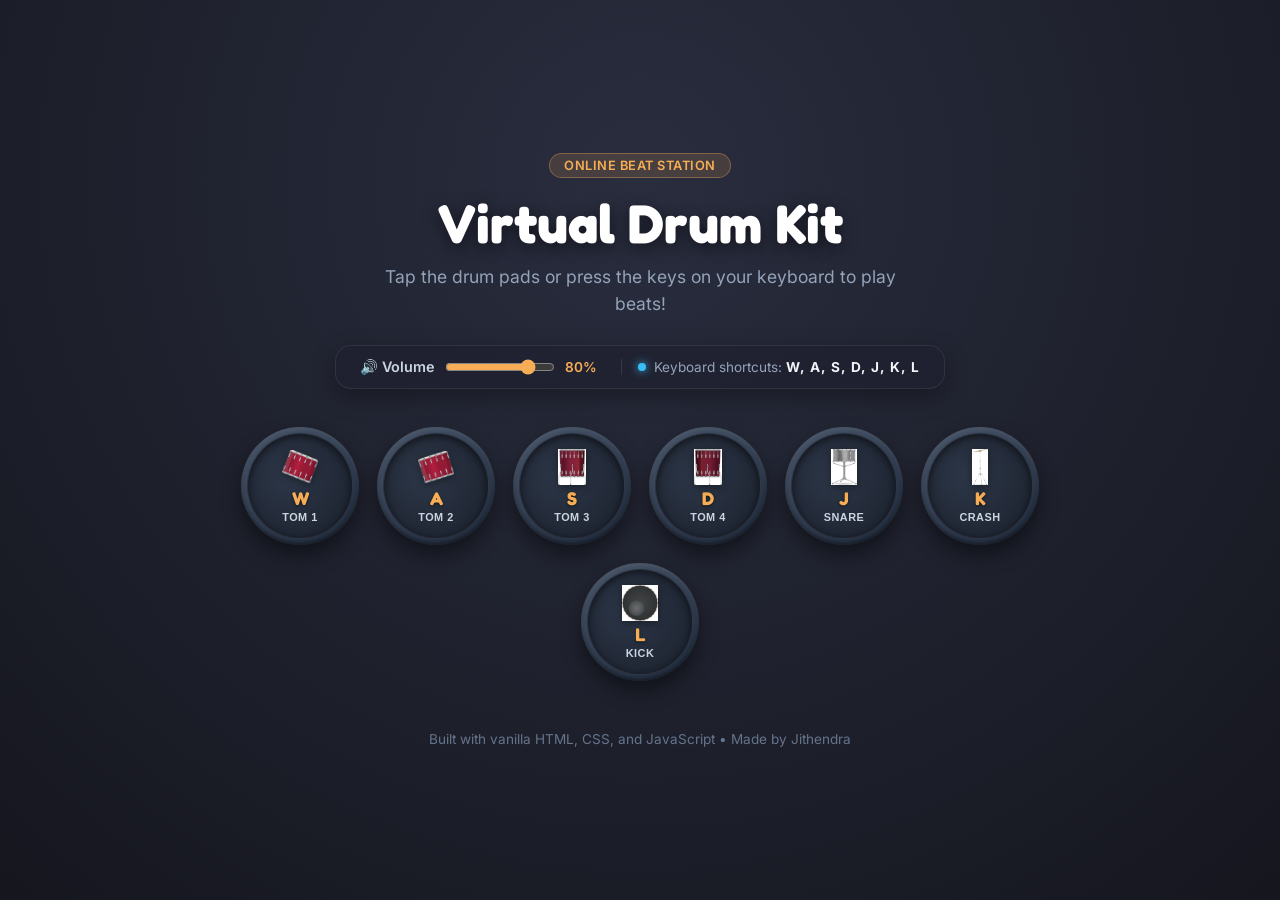
<file: index.html>
<!DOCTYPE html>
<html lang="en">
<head>
  <meta charset="UTF-8">
  <meta name="viewport" content="width=device-width, initial-scale=1.0">
  <title>Drum Kit - Play Beats in Your Browser</title>
  <link rel="stylesheet" href="style.css">
  <link rel="preconnect" href="https://fonts.googleapis.com">
  <link rel="preconnect" href="https://fonts.gstatic.com" crossorigin>
  <link href="https://fonts.googleapis.com/css2?family=Fredoka:wght@500;600;700&family=Inter:wght@400;500;600;700&display=swap" rel="stylesheet">
</head>
<body>
  <div class="app-container">
    <header class="app-header">
      <div class="badge">Online Beat Station</div>
      <h1>Virtual Drum Kit</h1>
      <p class="tagline">Tap the drum pads or press the keys on your keyboard to play beats!</p>
    </header>

    <div class="control-panel">
      <div class="volume-box">
        <label for="volume-slider">
          <span class="vol-icon">&#128266;</span> Volume
        </label>
        <input type="range" id="volume-slider" min="0" max="1" step="0.05" value="0.8">
        <span id="volume-label">80%</span>
      </div>
      <div class="tip-box">
        <span class="tip-dot"></span>
        <span>Keyboard shortcuts: <strong>W, A, S, D, J, K, L</strong></span>
      </div>
    </div>

    <main class="drum-pads" role="region" aria-label="Drum kit pads">
      <button class="drum-pad w" data-key="w" aria-label="Play Tom 1 with key W">
        <div class="pad-rim">
          <div class="pad-skin">
            <img src="images/tom1.png" alt="" class="pad-icon" draggable="false">
            <span class="key-badge">W</span>
            <span class="sound-label">Tom 1</span>
          </div>
        </div>
      </button>

      <button class="drum-pad a" data-key="a" aria-label="Play Tom 2 with key A">
        <div class="pad-rim">
          <div class="pad-skin">
            <img src="images/tom2.png" alt="" class="pad-icon" draggable="false">
            <span class="key-badge">A</span>
            <span class="sound-label">Tom 2</span>
          </div>
        </div>
      </button>

      <button class="drum-pad s" data-key="s" aria-label="Play Tom 3 with key S">
        <div class="pad-rim">
          <div class="pad-skin">
            <img src="images/tom3.png" alt="" class="pad-icon" draggable="false">
            <span class="key-badge">S</span>
            <span class="sound-label">Tom 3</span>
          </div>
        </div>
      </button>

      <button class="drum-pad d" data-key="d" aria-label="Play Tom 4 with key D">
        <div class="pad-rim">
          <div class="pad-skin">
            <img src="images/tom4.png" alt="" class="pad-icon" draggable="false">
            <span class="key-badge">D</span>
            <span class="sound-label">Tom 4</span>
          </div>
        </div>
      </button>

      <button class="drum-pad j" data-key="j" aria-label="Play Snare with key J">
        <div class="pad-rim">
          <div class="pad-skin">
            <img src="images/snare.png" alt="" class="pad-icon" draggable="false">
            <span class="key-badge">J</span>
            <span class="sound-label">Snare</span>
          </div>
        </div>
      </button>

      <button class="drum-pad k" data-key="k" aria-label="Play Crash with key K">
        <div class="pad-rim">
          <div class="pad-skin">
            <img src="images/crash.png" alt="" class="pad-icon" draggable="false">
            <span class="key-badge">K</span>
            <span class="sound-label">Crash</span>
          </div>
        </div>
      </button>

      <button class="drum-pad l" data-key="l" aria-label="Play Kick Bass with key L">
        <div class="pad-rim">
          <div class="pad-skin">
            <img src="images/kick.png" alt="" class="pad-icon" draggable="false">
            <span class="key-badge">L</span>
            <span class="sound-label">Kick</span>
          </div>
        </div>
      </button>
    </main>

    <footer class="app-footer">
      <p>Built with vanilla HTML, CSS, and JavaScript &bull; Made by Jithendra</p>
    </footer>
  </div>

  <script src="index.js"></script>
</body>
</html>
</file>
<file: style.css>
/* Reset & base styling */
* {
  box-sizing: border-box;
  margin: 0;
  padding: 0;
}

body {
  min-height: 100vh;
  background: radial-gradient(circle at 50% 20%, #292d3e 0%, #15161e 100%);
  font-family: 'Inter', system-ui, -apple-system, sans-serif;
  color: #e2e8f0;
  display: flex;
  justify-content: center;
  align-items: center;
  padding: 24px 16px;
  user-select: none;
  -webkit-user-select: none;
}

.app-container {
  width: 100%;
  max-width: 960px;
  display: flex;
  flex-direction: column;
  align-items: center;
  gap: 28px;
}

/* Header */
.app-header {
  text-align: center;
}

.badge {
  display: inline-block;
  background: rgba(246, 173, 85, 0.15);
  color: #f6ad55;
  border: 1px solid rgba(246, 173, 85, 0.35);
  padding: 4px 14px;
  border-radius: 999px;
  font-size: 0.8rem;
  font-weight: 600;
  letter-spacing: 0.5px;
  text-transform: uppercase;
  margin-bottom: 12px;
}

.app-header h1 {
  font-family: 'Fredoka', cursive, sans-serif;
  font-size: clamp(2.2rem, 5vw, 3.4rem);
  font-weight: 700;
  color: #ffffff;
  text-shadow: 0 4px 16px rgba(0, 0, 0, 0.5);
  margin-bottom: 8px;
}

.tagline {
  color: #94a3b8;
  font-size: clamp(0.95rem, 2vw, 1.1rem);
  max-width: 520px;
  line-height: 1.5;
}

/* Controls Bar */
.control-panel {
  display: flex;
  flex-wrap: wrap;
  align-items: center;
  justify-content: center;
  gap: 20px;
  background: rgba(30, 32, 48, 0.7);
  border: 1px solid rgba(255, 255, 255, 0.08);
  border-radius: 16px;
  padding: 12px 24px;
  box-shadow: 0 8px 24px rgba(0, 0, 0, 0.3);
}

.volume-box {
  display: flex;
  align-items: center;
  gap: 10px;
  font-size: 0.9rem;
  font-weight: 600;
  color: #cbd5e1;
}

.volume-box input[type="range"] {
  accent-color: #f6ad55;
  cursor: pointer;
  width: 110px;
}

#volume-label {
  font-size: 0.85rem;
  color: #f6ad55;
  min-width: 36px;
}

.tip-box {
  display: flex;
  align-items: center;
  gap: 8px;
  font-size: 0.85rem;
  color: #94a3b8;
  border-left: 1px solid rgba(255, 255, 255, 0.1);
  padding-left: 16px;
}

.tip-dot {
  width: 8px;
  height: 8px;
  background: #38bdf8;
  border-radius: 50%;
  display: inline-block;
  box-shadow: 0 0 8px #38bdf8;
}

.tip-box strong {
  color: #f1f5f9;
  letter-spacing: 1px;
}

/* Drum Pads Grid */
.drum-pads {
  display: flex;
  flex-wrap: wrap;
  justify-content: center;
  gap: 18px;
  max-width: 900px;
  padding: 10px;
}

.drum-pad {
  background: none;
  border: none;
  padding: 0;
  cursor: pointer;
  outline: none;
  touch-action: manipulation;
  transition: transform 0.08s cubic-bezier(0.2, 0.8, 0.4, 1);
}

.pad-rim {
  width: 118px;
  height: 118px;
  border-radius: 50%;
  background: linear-gradient(145deg, #475569, #1e293b);
  padding: 6px;
  box-shadow: 
    0 10px 20px rgba(0, 0, 0, 0.45),
    0 2px 4px rgba(255, 255, 255, 0.1) inset,
    0 -2px 4px rgba(0, 0, 0, 0.5) inset;
  transition: box-shadow 0.15s ease, background 0.15s ease;
}

.pad-skin {
  width: 100%;
  height: 100%;
  border-radius: 50%;
  background: radial-gradient(circle at 40% 40%, #2d3748 0%, #1a202c 100%);
  display: flex;
  flex-direction: column;
  align-items: center;
  justify-content: center;
  gap: 4px;
  position: relative;
  overflow: hidden;
  box-shadow: inset 0 2px 8px rgba(0, 0, 0, 0.6);
  border: 1px solid rgba(255, 255, 255, 0.05);
  transition: background 0.1s ease;
}

.pad-icon {
  width: 36px;
  height: 36px;
  object-fit: contain;
  filter: drop-shadow(0 2px 4px rgba(0, 0, 0, 0.4));
  pointer-events: none;
}

.key-badge {
  font-family: 'Fredoka', cursive, sans-serif;
  font-size: 1.15rem;
  font-weight: 700;
  color: #f6ad55;
  line-height: 1;
  text-shadow: 0 1px 3px rgba(0, 0, 0, 0.6);
}

.sound-label {
  font-size: 0.68rem;
  font-weight: 600;
  color: #cbd5e1;
  text-transform: uppercase;
  letter-spacing: 0.5px;
}

/* Hover & Active States */
.drum-pad:hover .pad-rim {
  box-shadow: 
    0 12px 24px rgba(0, 0, 0, 0.5),
    0 0 12px rgba(246, 173, 85, 0.35);
  background: linear-gradient(145deg, #64748b, #334155);
}

/* Hit / Pressed Effect */
.drum-pad.pressed {
  transform: translateY(4px) scale(0.96);
}

.drum-pad.pressed .pad-rim {
  background: linear-gradient(145deg, #f6ad55, #dd6b20);
  box-shadow: 
    0 0 24px rgba(246, 173, 85, 0.7),
    0 4px 10px rgba(0, 0, 0, 0.4);
}

.drum-pad.pressed .pad-skin {
  background: radial-gradient(circle at 50% 50%, #4a5568 0%, #2d3748 100%);
}

.drum-pad.pressed .key-badge {
  color: #ffffff;
  transform: scale(1.1);
}

/* Footer */
.app-footer {
  margin-top: 12px;
  text-align: center;
  font-size: 0.85rem;
  color: #64748b;
}

/* Responsive Styles */
@media (max-width: 680px) {
  .control-panel {
    flex-direction: column;
    gap: 12px;
    padding: 14px 18px;
  }

  .tip-box {
    border-left: none;
    padding-left: 0;
    border-top: 1px solid rgba(255, 255, 255, 0.08);
    padding-top: 10px;
  }

  .drum-pads {
    gap: 12px;
  }

  .pad-rim {
    width: 92px;
    height: 92px;
    padding: 4px;
  }

  .pad-icon {
    width: 28px;
    height: 28px;
  }

  .key-badge {
    font-size: 1rem;
  }

  .sound-label {
    font-size: 0.6rem;
  }
}

@media (max-width: 400px) {
  .pad-rim {
    width: 82px;
    height: 82px;
  }

  .pad-icon {
    width: 24px;
    height: 24px;
  }
}
</file>
